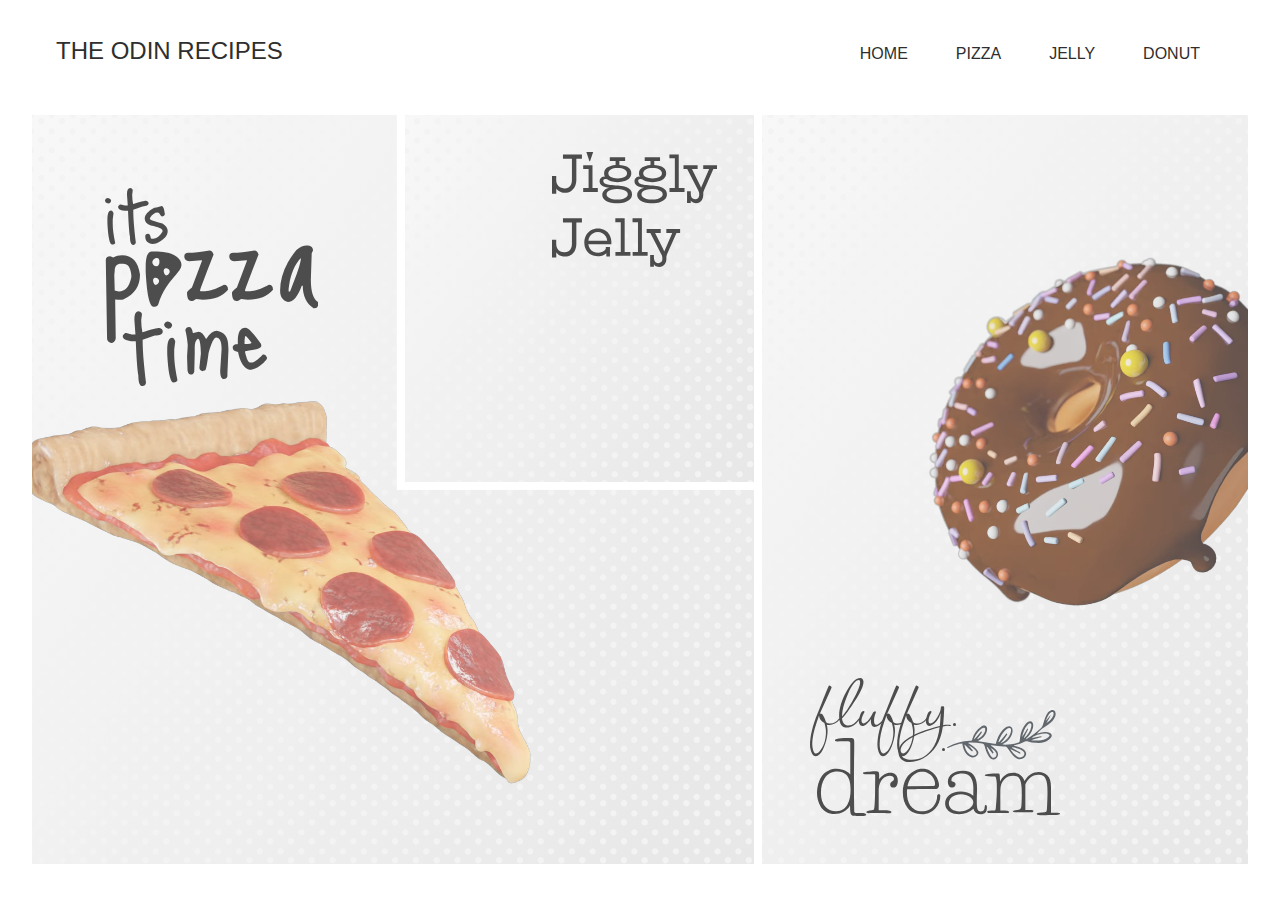
<file: index.html>
<!DOCTYPE html>
<html lang="en">
<head>
    <meta charset="UTF-8">
    <meta name="viewport" content="width=device-width, initial-scale=1.0">
    <link rel="stylesheet" type="text/css" href="./style/stlye.css">
    <title>Recipes</title>
</head>
<body>
    <div id="navbar">
        <div class="container flex">
            <a href="#"><h2 class="logo">THE ODIN RECIPES</h2></a>
            <nav class="push">
                <ul>
                    <ol><a href="#">HOME</a></ol>
                    <ol><a href="recipes/pizza.html">PIZZA</a></ol>
                    <ol><a href="recipes/jelly.html">JELLY</a></ol>
                    <ol><a href="recipes/donut.html">DONUT</a></ol>
                </ul>
            </nav>
        </div>
    </div>
    <div id="showcase">
        <div class="container">
            <div class="grid">
                <div onclick="location.href='recipes/donut.html';" class="item a">
                    <img src="img/donut_logo.svg" alt="">
                     <video class="vdonut" alt="" autoplay loop muted>
                        <source src="img/DONUT-vp9-chrome.webm" type="video/webm"></source>
                    </video>
                    <!-- <p>Test</p> -->
                </div>
                <div onclick="location.href='recipes/pizza.html';" class="item b">
                    <img src="img/pizza_logo.svg" alt="">
                    <video class="vpizza" alt="" autoplay loop muted>
                        <source src="img/FINALLPIZZA-vp9-chrome.webm" type="video/webm"></source>
                    </video>
                    <!-- <p>Test</p> -->
                </div>
                    
                <div onclick="location.href='recipes/jelly.html';" class="item c">
                    <img src="img/jelly_logo.svg" alt="">
                    <!-- <p>Test</p> -->
                </div>
                    
                <!-- <h1>Ordin Recipes</h1>
                <img src="/odin-recipes/img/pizza_1280.jpg">
                <a href="recipes/pizza.html">Pizza recipes</a> -->
            </div>
        </div>
    </div>
</body>
</html>
</file>
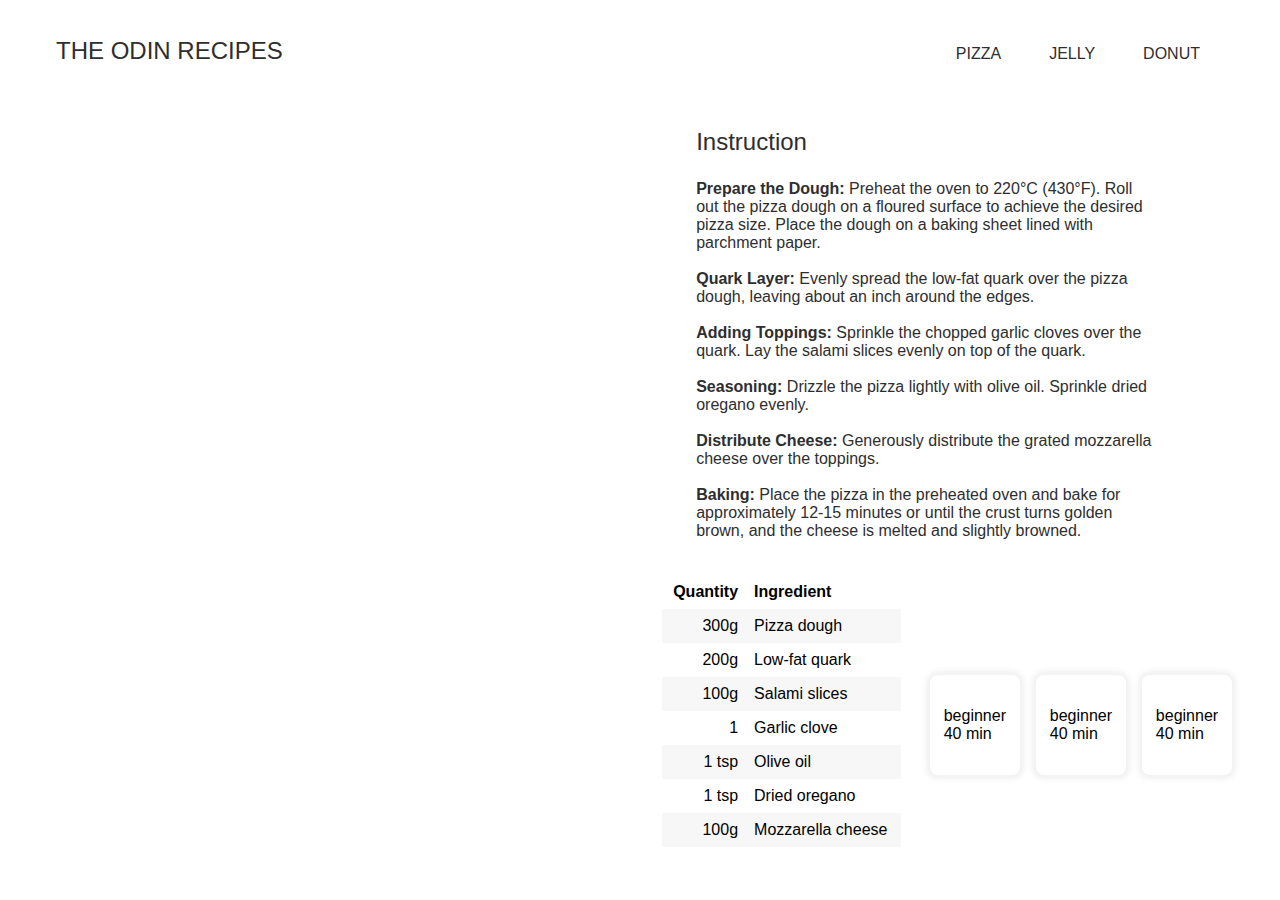
<file: recipes/donut.html>
<!DOCTYPE html>
<html lang="en">
<head>
    <meta charset="UTF-8">
    <meta name="viewport" content="width=device-width, initial-scale=1.0">
    <link rel="stylesheet" type="text/css" href="../style/stlye.css">
    <title>Recipes</title>
</head>
<body>
    <div id="navbar">
        <div class="container flex">
            <a href="../index.html"><h2 class="logo">THE ODIN RECIPES</h2></a>
            <nav class="push">
                <ul>
                    <ol><a href="recipes/pizza.html">PIZZA</a></ol>
                    <ol><a href="recipes/jelly.html">JELLY</a></ol>
                    <ol><a href="#">DONUT</a></ol>
                </ul>
            </nav>
        </div>
    </div>
    <div id="recept">
        <div class="container grid-2">
            <div class="co">
                <source src="img/DONUT-vp9-chrome.webm" type="video/webm"></source>
            </div>
            <div class="co">
                <div class="flex m-1">
                    <div class="text">
                        <h2>Instruction</h2><br>
                        <p><strong>Prepare the Dough:</strong> Preheat the oven to 220°C (430°F). Roll out the pizza dough on a floured surface to achieve the desired pizza size. Place the dough on a baking sheet lined with parchment paper.</p><br>
                        <p><strong>Quark Layer:</strong> Evenly spread the low-fat quark over the pizza dough, leaving about an inch around the edges.</p><br>
                        <p><strong>Adding Toppings:</strong> Sprinkle the chopped garlic cloves over the quark. Lay the salami slices evenly on top of the quark.</p><br>
                        <p><strong>Seasoning:</strong> Drizzle the pizza lightly with olive oil. Sprinkle dried oregano evenly.</p><br>  
                        <p><strong>Distribute Cheese:</strong> Generously distribute the grated mozzarella cheese over the toppings.</p><br>  
                        <p><strong>Baking:</strong> Place the pizza in the preheated oven and bake for approximately 12-15 minutes or until the crust turns golden brown, and the cheese is melted and slightly browned.</p><br>
                    </div>
                    <table>
                        <tr>
                            <td><strong>Quantity</strong></td>
                            <td><strong>Ingredient</strong></td>
                        </tr>
                        <tr>
                            <td>300g</td>
                            <td>Pizza dough</td>
                        </tr>
                        <tr>
                            <td>200g</td>
                            <td>Low-fat quark</td>
                        </tr>
                        <tr>
                            <td>100g</td>
                            <td>Salami slices</td>
                        </tr>
                        <tr>
                            <td>1</td>
                            <td>Garlic clove</td>
                        </tr> <tr>
                            <td>1 tsp</td>
                            <td>Olive oil</td>
                        </tr> <tr>
                            <td>1 tsp</td>
                            <td>Dried oregano</td>
                        </tr> <tr>
                            <td>100g</td>
                            <td>Mozzarella cheese</td>
                        </tr>
                    </table>
                    <div class="cardgroup">
                        <div class="card">
                            <ul>
                                <ol>beginner</ol>
                                <ol>40 min</ol>
                            </ul>   
                        </div>
                        <div class="card">
                            <ul>
                                <ol>beginner</ol>
                                <ol>40 min</ol>
                            </ul>   
                        </div>
                        <div class="card">
                            <ul>
                                <ol>beginner</ol>
                                <ol>40 min</ol>
                            </ul>   
                        </div>
                    </div>

                </div>
            </div>  
        </div>
    </div>
</body>
</html>
</file>
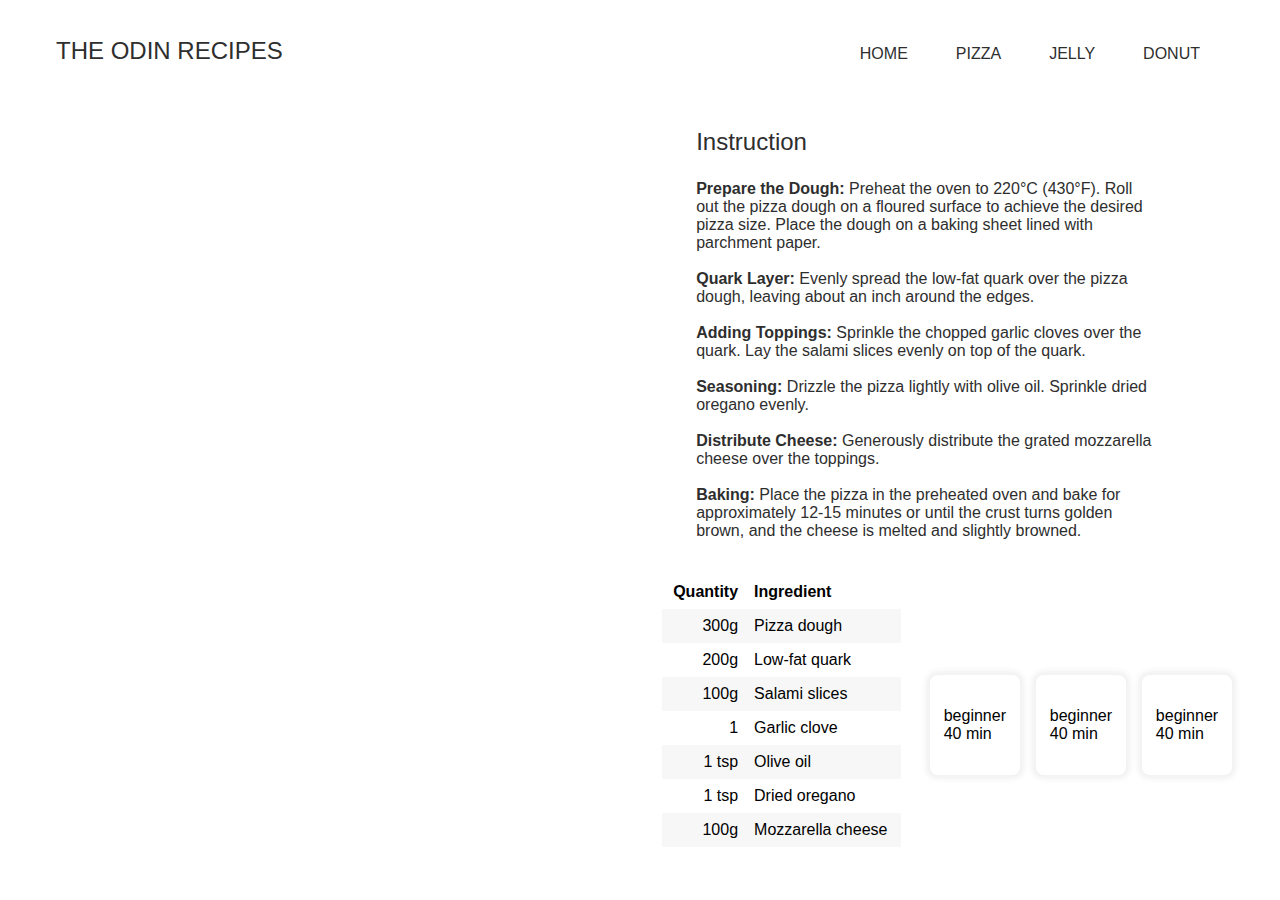
<file: recipes/jelly.html>
<!DOCTYPE html>
<html lang="en">
<head>
    <meta charset="UTF-8">
    <meta name="viewport" content="width=device-width, initial-scale=1.0">
    <link rel="stylesheet" type="text/css" href="../style/stlye.css">
    <title>Recipes</title>
</head>
<body>
    <div id="navbar">
        <div class="container flex">
            <a href="../index.html"><h2 class="logo">THE ODIN RECIPES</h2></a>
            <nav class="push">
                <ul>
                    <ol><a href="../index.html">HOME</a></ol>
                    <ol><a href="../recipes/pizza.html">PIZZA</a></ol>
                    <ol><a href="#">JELLY</a></ol>
                    <ol><a href="../recipes/donut.html">DONUT</a></ol>
                </ul>
            </nav>
        </div>
    </div>
    <div id="recept">
        <div class="container grid-2">
            <div class="co">
                
            </div>
            <div class="co">
                <div class="flex m-1">
                    <div class="text">
                        <h2>Instruction</h2><br>
                        <p><strong>Prepare the Dough:</strong> Preheat the oven to 220°C (430°F). Roll out the pizza dough on a floured surface to achieve the desired pizza size. Place the dough on a baking sheet lined with parchment paper.</p><br>
                        <p><strong>Quark Layer:</strong> Evenly spread the low-fat quark over the pizza dough, leaving about an inch around the edges.</p><br>
                        <p><strong>Adding Toppings:</strong> Sprinkle the chopped garlic cloves over the quark. Lay the salami slices evenly on top of the quark.</p><br>
                        <p><strong>Seasoning:</strong> Drizzle the pizza lightly with olive oil. Sprinkle dried oregano evenly.</p><br>  
                        <p><strong>Distribute Cheese:</strong> Generously distribute the grated mozzarella cheese over the toppings.</p><br>  
                        <p><strong>Baking:</strong> Place the pizza in the preheated oven and bake for approximately 12-15 minutes or until the crust turns golden brown, and the cheese is melted and slightly browned.</p><br>
                    </div>
                    <table>
                        <tr>
                            <td><strong>Quantity</strong></td>
                            <td><strong>Ingredient</strong></td>
                        </tr>
                        <tr>
                            <td>300g</td>
                            <td>Pizza dough</td>
                        </tr>
                        <tr>
                            <td>200g</td>
                            <td>Low-fat quark</td>
                        </tr>
                        <tr>
                            <td>100g</td>
                            <td>Salami slices</td>
                        </tr>
                        <tr>
                            <td>1</td>
                            <td>Garlic clove</td>
                        </tr> <tr>
                            <td>1 tsp</td>
                            <td>Olive oil</td>
                        </tr> <tr>
                            <td>1 tsp</td>
                            <td>Dried oregano</td>
                        </tr> <tr>
                            <td>100g</td>
                            <td>Mozzarella cheese</td>
                        </tr>
                    </table>
                    <div class="cardgroup">
                        <div class="card">
                            <ul>
                                <ol>beginner</ol>
                                <ol>40 min</ol>
                            </ul>   
                        </div>
                        <div class="card">
                            <ul>
                                <ol>beginner</ol>
                                <ol>40 min</ol>
                            </ul>   
                        </div>
                        <div class="card">
                            <ul>
                                <ol>beginner</ol>
                                <ol>40 min</ol>
                            </ul>   
                        </div>
                    </div>

                </div>
            </div>  
        </div>
    </div>
</body>
</html>
</file>
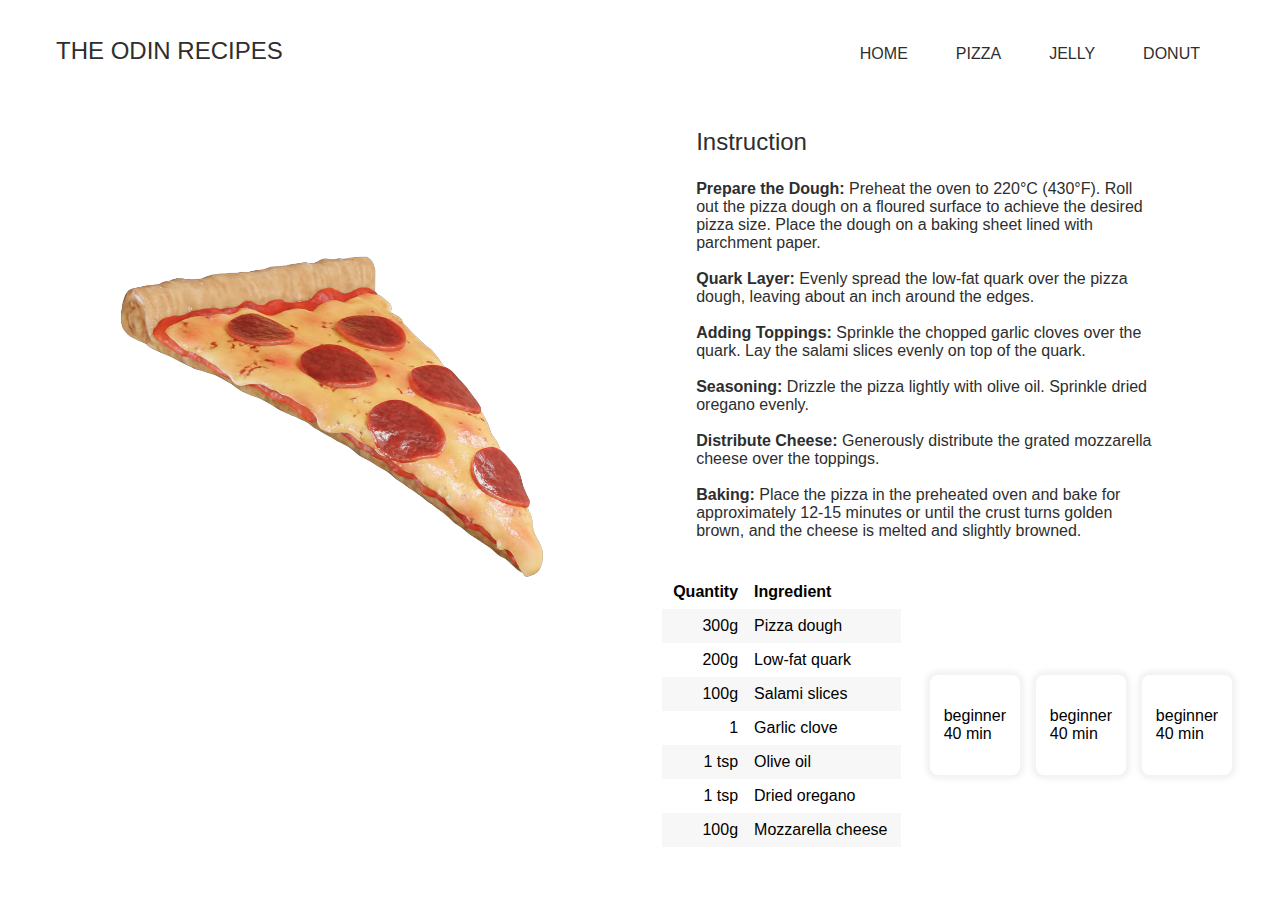
<file: recipes/pizza.html>
<!DOCTYPE html>
<html lang="en">
<head>
    <meta charset="UTF-8">
    <meta name="viewport" content="width=device-width, initial-scale=1.0">
    <link rel="stylesheet" type="text/css" href="../style/stlye.css">
    <title>Recipes</title>
</head>
<body>
    <div id="navbar">
        <div class="container flex">
            <a href="../index.html"><h2 class="logo">THE ODIN RECIPES</h2></a>
            <nav class="push">
                <ul>
                    <ol><a href="../index.html">HOME</a></ol>
                    <ol><a href="#">PIZZA</a></ol>
                    <ol><a href="../recipes/jelly.html">JELLY</a></ol>
                    <ol><a href="../recipes/donut.html">DONUT</a></ol>
                </ul>
            </nav>
        </div>
    </div>
    <div id="recept">
        <div class="container grid-2">
            <div class="co">
                <video class="dvideo" alt="" autoplay loop muted>
                    <source src="../img/FINALLPIZZA-vp9-chrome.webm" type="video/webm"></source>
                </video>
            </div>
            <div class="co">
                <div class="flex m-1">
                    <div class="text">
                        <h2>Instruction</h2><br>
                        <p><strong>Prepare the Dough:</strong> Preheat the oven to 220°C (430°F). Roll out the pizza dough on a floured surface to achieve the desired pizza size. Place the dough on a baking sheet lined with parchment paper.</p><br>
                        <p><strong>Quark Layer:</strong> Evenly spread the low-fat quark over the pizza dough, leaving about an inch around the edges.</p><br>
                        <p><strong>Adding Toppings:</strong> Sprinkle the chopped garlic cloves over the quark. Lay the salami slices evenly on top of the quark.</p><br>
                        <p><strong>Seasoning:</strong> Drizzle the pizza lightly with olive oil. Sprinkle dried oregano evenly.</p><br>  
                        <p><strong>Distribute Cheese:</strong> Generously distribute the grated mozzarella cheese over the toppings.</p><br>  
                        <p><strong>Baking:</strong> Place the pizza in the preheated oven and bake for approximately 12-15 minutes or until the crust turns golden brown, and the cheese is melted and slightly browned.</p><br>
                    </div>
                    <table>
                        <tr>
                            <td><strong>Quantity</strong></td>
                            <td><strong>Ingredient</strong></td>
                        </tr>
                        <tr>
                            <td>300g</td>
                            <td>Pizza dough</td>
                        </tr>
                        <tr>
                            <td>200g</td>
                            <td>Low-fat quark</td>
                        </tr>
                        <tr>
                            <td>100g</td>
                            <td>Salami slices</td>
                        </tr>
                        <tr>
                            <td>1</td>
                            <td>Garlic clove</td>
                        </tr> <tr>
                            <td>1 tsp</td>
                            <td>Olive oil</td>
                        </tr> <tr>
                            <td>1 tsp</td>
                            <td>Dried oregano</td>
                        </tr> <tr>
                            <td>100g</td>
                            <td>Mozzarella cheese</td>
                        </tr>
                    </table>
                    <div class="cardgroup">
                        <div class="card">
                            <ul>
                                <ol>beginner</ol>
                                <ol>40 min</ol>
                            </ul>   
                        </div>
                        <div class="card">
                            <ul>
                                <ol>beginner</ol>
                                <ol>40 min</ol>
                            </ul>   
                        </div>
                        <div class="card">
                            <ul>
                                <ol>beginner</ol>
                                <ol>40 min</ol>
                            </ul>   
                        </div>
                    </div>

                </div>
            </div>  
        </div>
    </div>
</body>
</html>
</file>
<file: style/stlye.css>
:root {
  --primary-color: #F5F5F5;
  --secondary-color: #DCE2ED;
  --dark-color: #2e2e2e;
  --white-color: #ffffff;
}

* {
  box-sizing: border-box;
  padding: 0px;
  margin: 0px;
}

body {
  font-family: helvetica;
}
body h1, body h2 {
  font-weight: 200;
  line-height: 1.6;
  color: var(--dark-color);
}
body p {
  color: var(--dark-color);
}
body a, body a:hover, body a:focus, body a:active {
  text-decoration: none;
  cursor: pointer;
  color: var(--dark-color);
}

.co {
  background-color: rgb(255, 255, 255);
  height: 100%;
}

.container {
  box-sizing: border-box;
  max-width: 1600px;
  margin: 0 auto;
  padding: 0 32px;
}

.flex {
  display: flex;
  flex-wrap: wrap;
}

.grid-2 {
  display: grid;
  gap: 12px;
  justify-content: center;
  align-items: center;
  height: 100%;
  width: 100%;
  grid-template-columns: repeat(2, 1fr);
}

.s {
  font-size: 1rem;
}

.m {
  font-size: 2rem;
}

.l {
  font-size: 3rem;
}

.my-1 {
  margin: 1rem 0;
}

.my-2 {
  margin: 1.5rem 0;
}

.my-3 {
  margin: 2rem 0;
}

.my-4 {
  margin: 3rem 0;
}

.my-5 {
  margin: 4rem 0;
}

.m-1 {
  margin: 1rem;
}

.m-2 {
  margin: 1.5rem;
}

.m-3 {
  margin: 2rem;
}

.m-4 {
  margin: 3rem;
}

.m-5 {
  margin: 4rem;
}

.p-1 {
  padding: 1rem 0;
}

.py-2 {
  padding: 1.5rem 0;
}

.py-3 {
  padding: 2rem 0;
}

.py-4 {
  padding: 3rem 0;
}

.py-5 {
  padding: 4rem 0;
}

.p-1 {
  padding: 1rem;
}

.p-2 {
  padding: 1.5rem;
}

.p-3 {
  padding: 2rem;
}

.p-4 {
  padding: 3rem;
}

.p-5 {
  padding: 4rem;
}

#navbar {
  background-color: var(--white-color);
  padding: 32px 0;
  position: sticky;
  top: 0;
  left: 0;
  z-index: 1;
}
#navbar ul {
  display: flex;
}
#navbar ul ol {
  padding: 4px 16px;
  margin: 8px;
  position: relative;
  border-radius: 4px;
  cursor: pointer;
}
#navbar ul ol a {
  line-height: 1.2;
  text-decoration: none;
  color: var(--dark-color);
}
#navbar ul ol:is(:hover, :focus) {
  background-color: var(--dark-color);
}
#navbar ul ol:is(:hover, :focus) a {
  color: var(--white-color);
}
#navbar .push {
  margin: 0 24px 0 auto;
}
#navbar .logo {
  padding-left: 24px;
}

#showcase {
  background-color: #ffffff;
}

.grid {
  display: grid;
  height: 85vh;
  grid: repeat(8, 1fr)/repeat(10, 1fr);
  justify-content: stretch;
  align-content: flex-start;
}
.grid .item {
  overflow: hidden;
  padding: 10%;
  background: url("../img/dot_pattern.svg") repeat 5% 5%, linear-gradient(304deg, rgb(221, 221, 221) 0%, rgb(245, 245, 245) 100%);
  opacity: 0.7;
}
.grid .item:hover {
  transition: all 0.5s;
  opacity: 1;
  cursor: pointer;
  background: url("../img/dot_pattern.svg") repeat 0 0, linear-gradient(304deg, rgb(231, 231, 231) 0%, rgb(245, 245, 245) 100%);
}
.grid .item.a {
  border-top: solid 8px #ffffff;
  border-bottom: solid 8px #ffffff;
  grid-row: 1/9;
  grid-column: 7/11;
  display: flex;
  align-items: flex-end;
}
.grid .item.a img {
  width: 80%;
}
.grid .item.b {
  border-top: solid 8px #ffffff;
  border-bottom: solid 8px #ffffff;
  border-right: solid 8px #ffffff;
  grid-column: 1/7;
  grid-row: 1/9;
  -webkit-clip-path: polygon(0 0, 50% 0, 50% 50%, 100% 50%, 100% 100%, 0 100%);
          clip-path: polygon(0 0, 50% 0, 50% 50%, 100% 50%, 100% 100%, 0 100%);
}
.grid .item.b img {
  width: 37%;
}
.grid .item.c {
  border: solid 8px #ffffff;
  grid-column: 4/7;
  grid-row: 1/5;
  display: flex;
  justify-content: flex-end;
  align-items: flex-start;
}
.grid .item.c img {
  width: 60%;
}

table {
  width: 40%;
  border-spacing: 0px;
  margin-right: 5%;
  margin-bottom: 5%;
  flex-grow: 1;
}
table tr:nth-child(even) {
  background-color: rgba(242, 242, 242, 0.631372549);
}
table td {
  padding: 8px;
}
table td:nth-child(1) {
  text-align: right;
}

.cardgroup {
  display: flex;
  justify-content: center;
  align-items: center;
  flex-grow: 1;
}
.cardgroup .card {
  display: flex;
  justify-content: center;
  align-items: center;
  flex-grow: 1;
  height: 100px;
  box-shadow: 0 0 5px 4px rgba(118, 118, 118, 0.1);
  border-radius: 8px;
  padding: 12px;
}
.cardgroup .card:not(:first-of-type):not(:last-of-type) {
  margin: 0px 16px;
}

.text {
  margin: 0 3% 3% 3%;
  padding: 0% 10% 0 3%;
}

.vdonut {
  position: relative;
  height: 120%;
  width: 120%;
  bottom: 0%;
  left: -50%;
}

.dvideo {
  width: 80%;
  position: relative;
  left: 10%;
  top: 5%;
}

.vpizza {
  width: 100%;
  position: relative;
  left: -20%;
  bottom: 20%;
}/*# sourceMappingURL=stlye.css.map */
</file>
